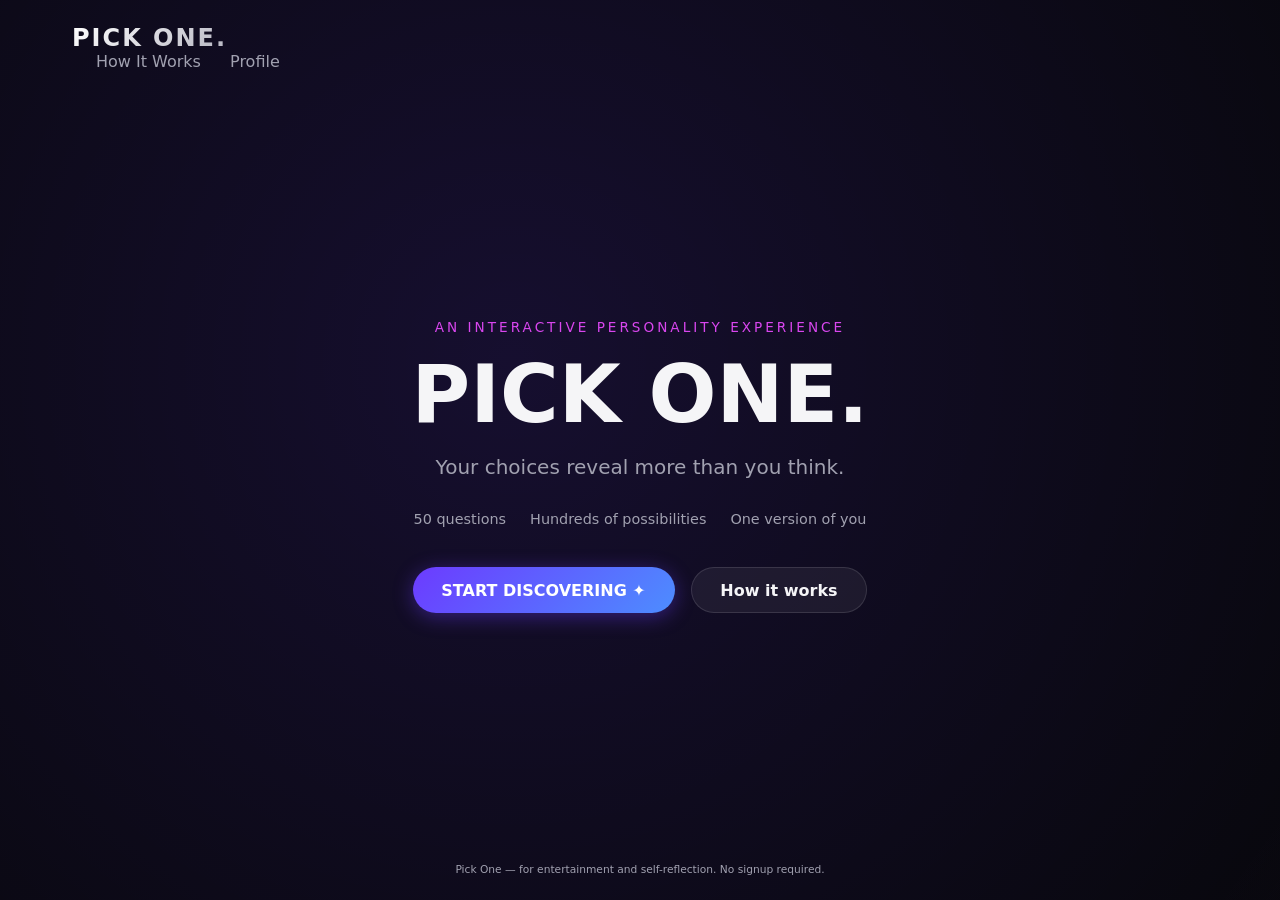
<file: index.html>
<!doctype html>
<html lang="en">
<head>
  <meta charset="utf-8" />
  <meta name="viewport" content="width=device-width,initial-scale=1" />
  <title>PICK ONE — Your choices reveal more than you think</title>
  <link rel="stylesheet" href="css/global.css" />
  <link rel="stylesheet" href="css/home.css" />
</head>
<body class="bg">
  <header class="site-header">
    <div class="brand">
      <h1 class="logo">PICK ONE.</h1>
      <nav class="top-nav" aria-label="Main navigation">
        <a href="how-it-works.html">How It Works</a>
        <a href="profile.html">Profile</a>
      </nav>
    </div>
  </header>

  <main class="hero" role="main">
    <div class="hero-inner">
      <p class="eyebrow">AN INTERACTIVE PERSONALITY EXPERIENCE</p>
      <h2 class="hero-title">PICK ONE.</h2>
      <p class="tagline">Your choices reveal more than you think.</p>

      <ul class="meta">
        <li>50 questions</li>
        <li>Hundreds of possibilities</li>
        <li>One version of you</li>
      </ul>

      <div class="cta-row">
        <a class="btn primary" href="modes.html" id="startBtn">START DISCOVERING ✦</a>
        <a class="btn ghost" href="how-it-works.html">How it works</a>
      </div>

      
    </div>
  </main>

  <footer class="site-footer">
    <small>Pick One — for entertainment and self-reflection. No signup required.</small>
  </footer>

  <script src="js/game.js" defer></script>
</body>
</html>
</file>
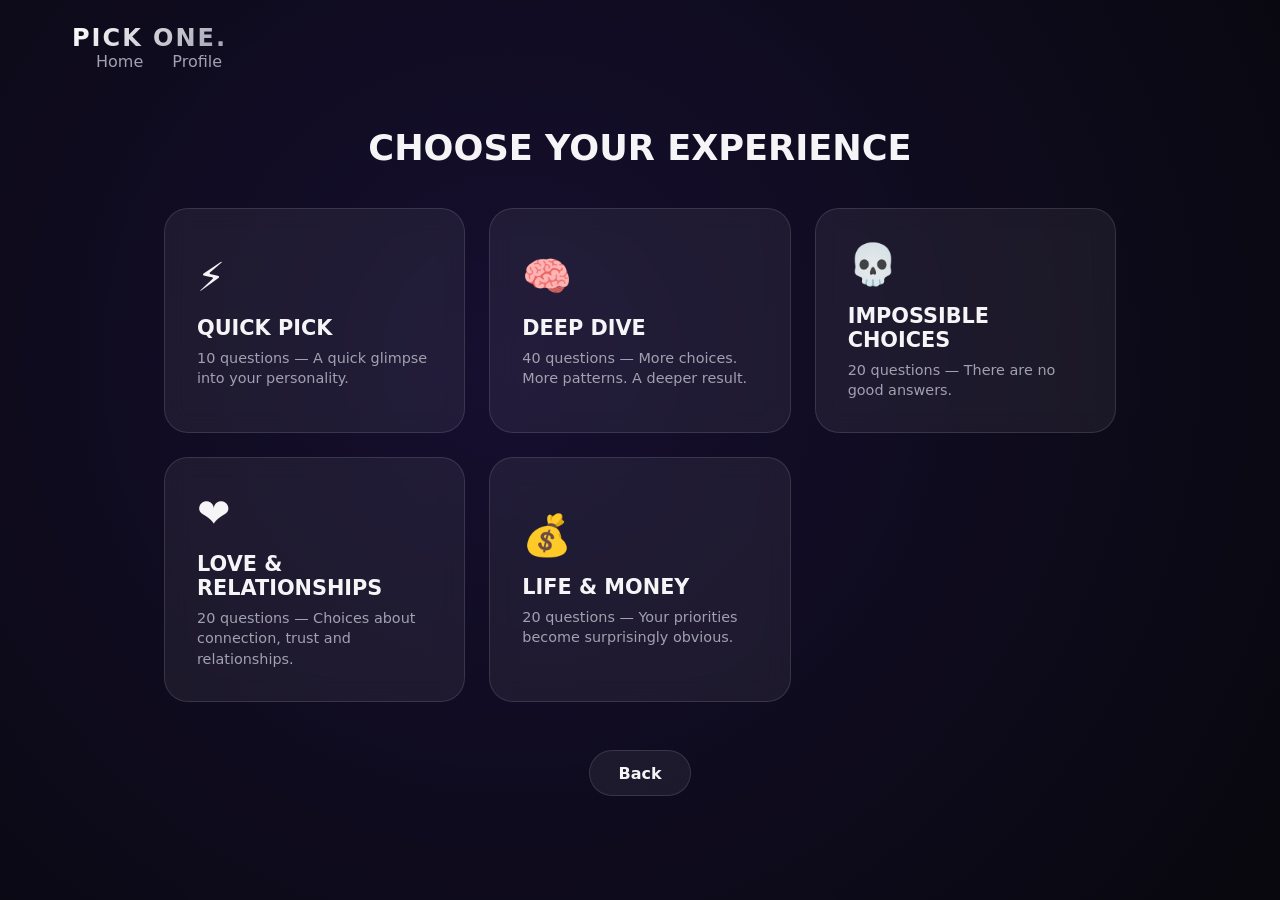
<file: game.html>
<!doctype html>
<html lang="en">
<head>
  <meta charset="utf-8" />
  <meta name="viewport" content="width=device-width,initial-scale=1" />
  <title>Game — PICK ONE</title>
  <link rel="stylesheet" href="css/global.css" />
  <link rel="stylesheet" href="css/game.css" />
</head>
<body class="bg">
  <header class="game-header">
    <div class="left">
      <button id="backBtn" class="icon-btn" aria-label="Back">← Back</button>
    </div>
    <div class="center">
      <h1>PICK ONE</h1>
    </div>
    <div class="right">
      <button id="exitBtn" class="icon-btn" aria-label="Exit">Exit</button>
    </div>
  </header>

  <main class="game" role="main" aria-live="polite">
    <div class="progress-row">
      <div id="progressText">00 / 00</div>
      <div class="progress-bar" aria-hidden="true">
        <div id="progressFill" class="progress-fill"></div>
      </div>
    </div>

    <section class="question-area">
      <h2 id="microcopy">Choose carefully.</h2>
      <h3 id="questionText" class="question">Loading…</h3>

      <div class="options" id="options">
        <!-- Option cards inserted by JS -->
      </div>

      
    </section>
  </main>

  <div id="analysisOverlay" class="overlay hidden" role="dialog" aria-modal="true">
    <div class="overlay-inner">
      <h2>ANALYZING YOUR CHOICES...</h2>
      <div id="analysisSteps" class="analysis-steps">
        <p>Looking for patterns...</p>
        <p>Comparing your decisions...</p>
        <p>Mapping your preferences...</p>
        <p>Almost there...</p>
      </div>
      <!-- <div class="overlay-actions">
        <button id="skipAnalysis" class="btn ghost">Skip</button>
      </div> -->
    </div>
  </div>

  <script src="js/questions.js" defer></script>
  <script src="js/personality.js" defer></script>
  <script src="js/game.js" defer></script>
</body>
</html>
</file>
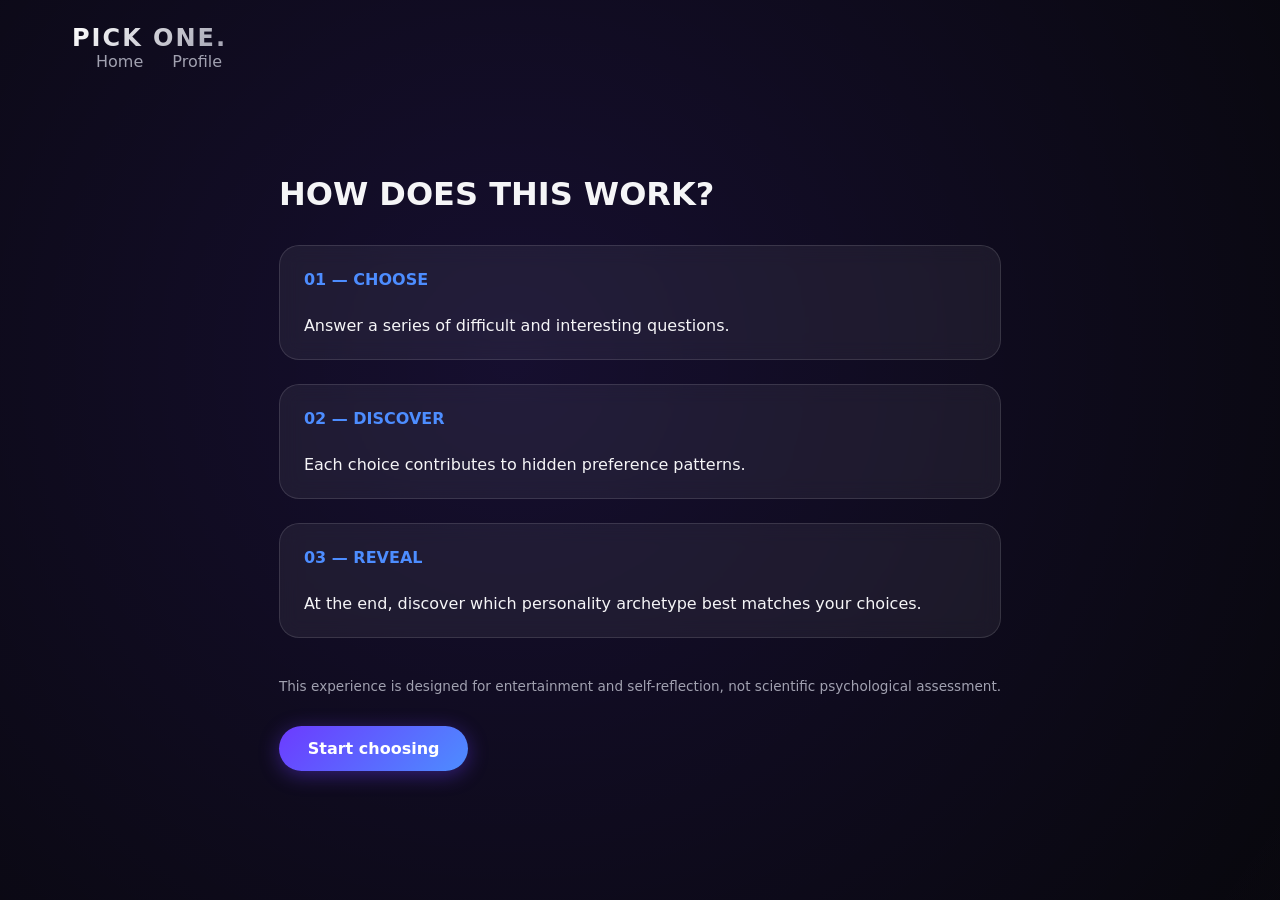
<file: how-it-works.html>
<!doctype html>
<html lang="en">
<head>
  <meta charset="utf-8" />
  <meta name="viewport" content="width=device-width,initial-scale=1" />
  <title>How it works — PICK ONE</title>
  <link rel="stylesheet" href="css/global.css" />
  <link rel="stylesheet" href="css/home.css" />
</head>
<body class="bg">
  <header class="site-header">
    <div class="brand">
      <h1 class="logo">PICK ONE.</h1>
      <nav class="top-nav" aria-label="Main navigation">
        <a href="index.html">Home</a>
        <a href="profile.html">Profile</a>
      </nav>
    </div>
  </header>

  <main class="how" role="main">
    <h2>HOW DOES THIS WORK?</h2>

    <ol class="how-steps">
      <li><strong>01 — CHOOSE</strong><br/>Answer a series of difficult and interesting questions.</li>
      <li><strong>02 — DISCOVER</strong><br/>Each choice contributes to hidden preference patterns.</li>
      <li><strong>03 — REVEAL</strong><br/>At the end, discover which personality archetype best matches your choices.</li>
    </ol>

    <p class="note">This experience is designed for entertainment and self-reflection, not scientific psychological assessment.</p>

    <a class="btn primary" href="modes.html">Start choosing</a>
  </main>

  <script src="js/game.js" defer></script>
</body>
</html>
</file>
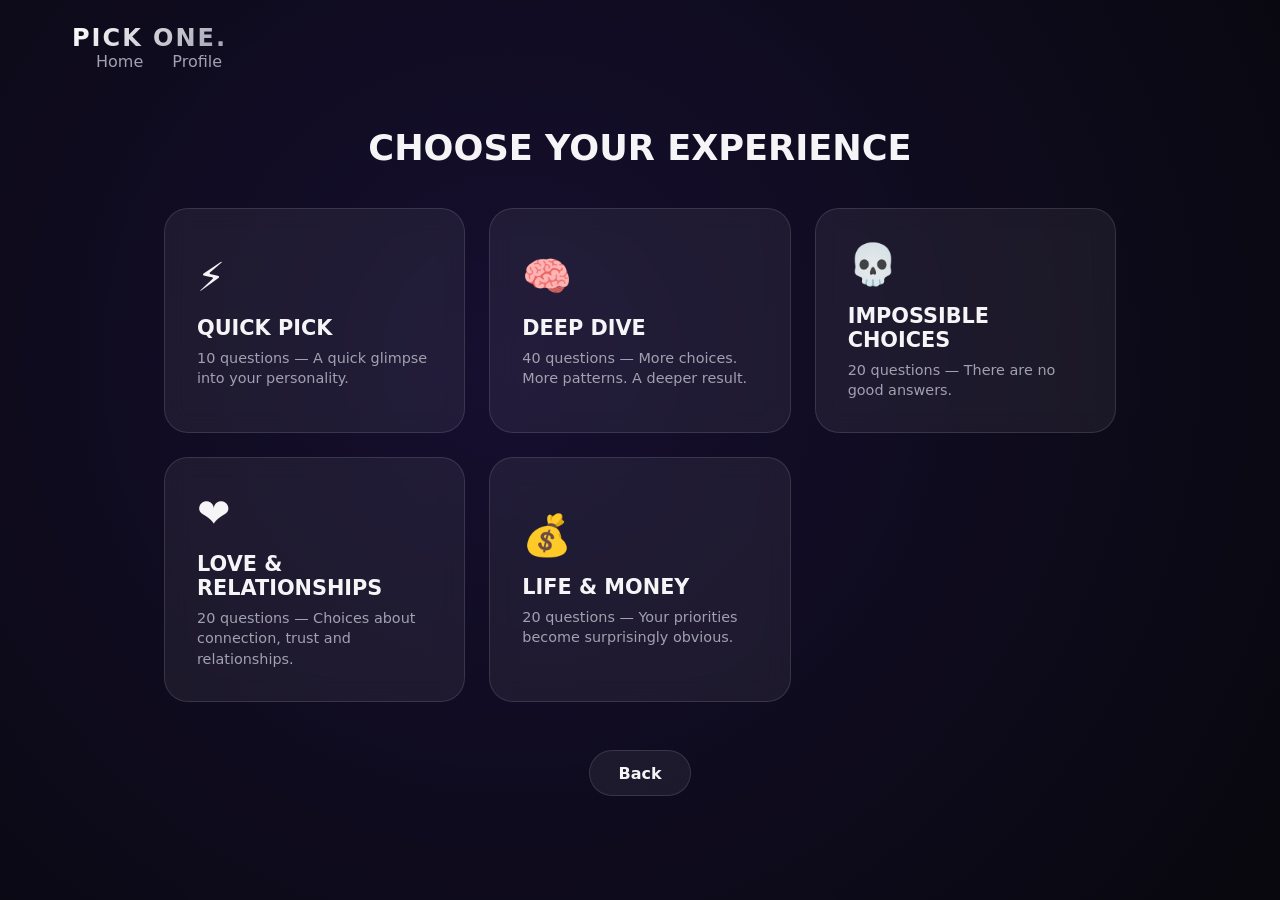
<file: modes.html>
<!doctype html>
<html lang="en">
<head>
  <meta charset="utf-8" />
  <meta name="viewport" content="width=device-width,initial-scale=1" />
  <title>Choose your experience — PICK ONE</title>
  <link rel="stylesheet" href="css/global.css" />
  <link rel="stylesheet" href="css/modes.css" />
</head>
<body class="bg">
  <header class="site-header">
    <div class="brand">
      <h1 class="logo">PICK ONE.</h1>
      <nav class="top-nav" aria-label="Main navigation">
        <a href="index.html">Home</a>
        <a href="profile.html">Profile</a>
      </nav>
    </div>
  </header>

  <main class="modes" role="main">
    <h2>CHOOSE YOUR EXPERIENCE</h2>

    <div class="modes-grid" role="list">
      <button class="mode-card" data-mode="quick" aria-label="Quick Pick — 10 questions">
        <div class="mode-icon">⚡</div>
        <h3>QUICK PICK</h3>
        <p>10 questions — A quick glimpse into your personality.</p>
      </button>

      <button class="mode-card" data-mode="deep" aria-label="Deep Dive — 40 questions">
        <div class="mode-icon">🧠</div>
        <h3>DEEP DIVE</h3>
        <p>40 questions — More choices. More patterns. A deeper result.</p>
      </button>

      <button class="mode-card" data-mode="impossible" aria-label="Impossible Choices — 20 questions">
        <div class="mode-icon">💀</div>
        <h3>IMPOSSIBLE CHOICES</h3>
        <p>20 questions — There are no good answers.</p>
      </button>

      <button class="mode-card" data-mode="love" aria-label="Love & Relationships — 20 questions">
        <div class="mode-icon">❤️</div>
        <h3>LOVE & RELATIONSHIPS</h3>
        <p>20 questions — Choices about connection, trust and relationships.</p>
      </button>

      <button class="mode-card" data-mode="life" aria-label="Life & Money — 20 questions">
        <div class="mode-icon">💰</div>
        <h3>LIFE & MONEY</h3>
        <p>20 questions — Your priorities become surprisingly obvious.</p>
      </button>
    </div>

    <div class="modes-footer">
      <a class="btn ghost" href="index.html">Back</a>
    </div>
  </main>

  <script src="js/questions.js" defer></script>
  <script src="js/game.js" defer></script>
</body>
</html>
</file>
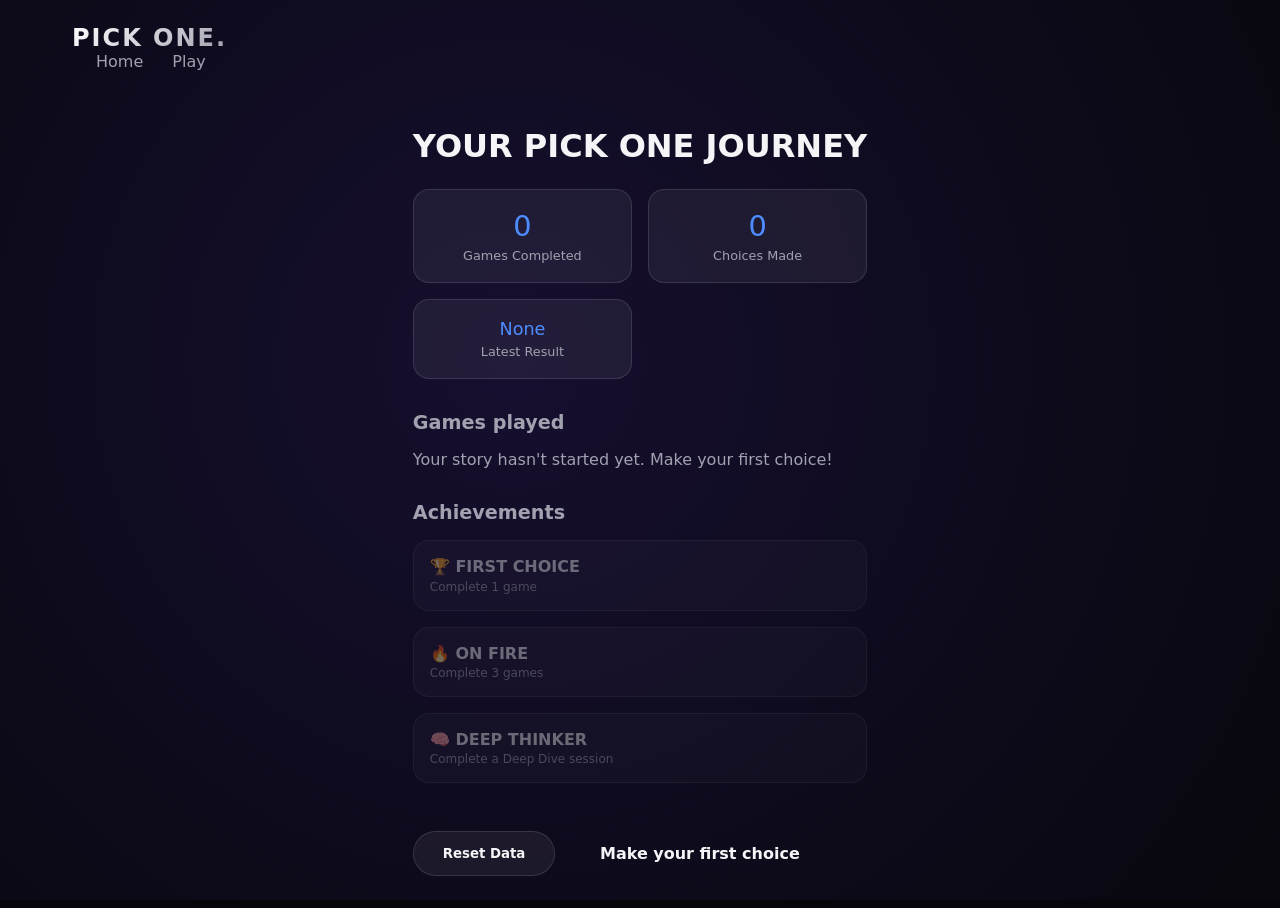
<file: profile.html>
<!doctype html>
<html lang="en">
<head>
  <meta charset="utf-8" />
  <meta name="viewport" content="width=device-width,initial-scale=1" />
  <title>Profile — PICK ONE</title>
  <link rel="stylesheet" href="css/global.css" />
  <link rel="stylesheet" href="css/profile.css" />
</head>
<body class="bg">
  <header class="site-header">
    <div class="brand">
      <h1 class="logo">PICK ONE.</h1>
      <nav class="top-nav" aria-label="Main navigation">
        <a href="index.html">Home</a>
        <a href="modes.html">Play</a>
      </nav>
    </div>
  </header>

  <main class="profile" role="main">
    <h2>YOUR PICK ONE JOURNEY</h2>
    <div id="profileSummary" class="profile-summary"></div>

    <h3>Games played</h3>
    <div id="historyList" class="history-list"></div>

    <h3>Achievements</h3>
    <div id="achievements" class="achievements"></div>

    <div class="profile-actions">
      <button id="resetData" class="btn ghost">Reset Data</button>
      <a class="btn" href="modes.html">Make your first choice</a>
    </div>
  </main>

  <script src="js/profile.js" defer></script>
</body>
</html>
</file>
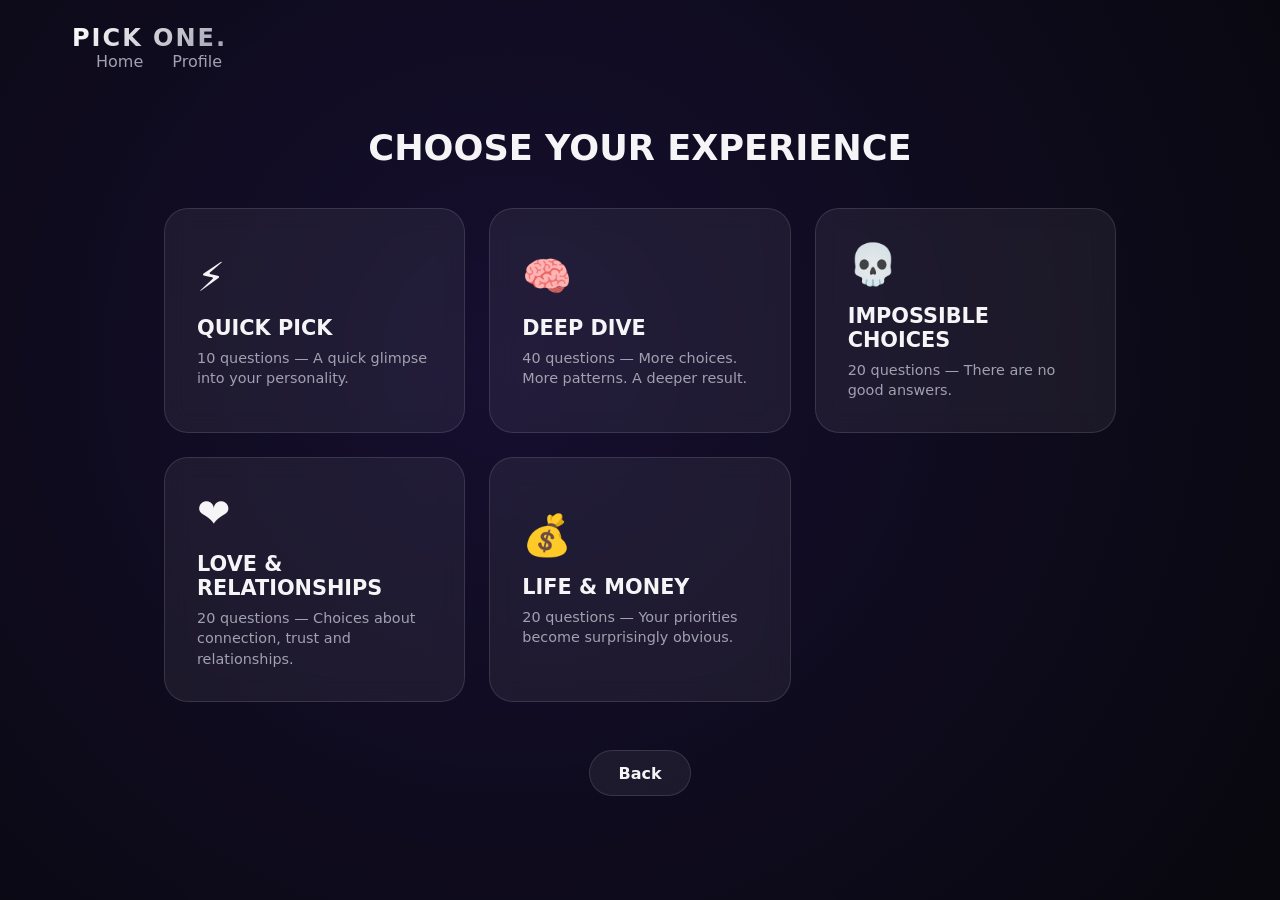
<file: result.html>
<!doctype html>
<html lang="en">
<head>
  <meta charset="utf-8" />
  <meta name="viewport" content="width=device-width,initial-scale=1" />
  <title>Result — PICK ONE</title>
  <link rel="stylesheet" href="css/global.css" />
  <link rel="stylesheet" href="css/result.css" />
</head>
<body class="bg">
  <header class="site-header">
    <div class="brand">
      <h1 class="logo">PICK ONE.</h1>
      <nav class="top-nav" aria-label="Main navigation">
        <a href="index.html">Home</a>
        <a href="profile.html">Profile</a>
      </nav>
    </div>
  </header>

  <main class="result" role="main">
    <section class="reveal">
      <h2>YOUR RESULT</h2>
      <h1 id="resultTitle">THE EXPLORER 🧭</h1>
      <div id="resultArtwork" class="artwork"></div>
      <p id="resultSummary" class="summary"></p>
    </section>

    <section class="traits">
      <h3>Your traits</h3>
      <div id="traitBars" class="trait-bars"></div>
    </section>

    <section class="insights">
      <h3>YOUR MOST INTERESTING CHOICE</h3>
      <div id="interestingChoice" class="choice-card"></div>

      <h3>STRENGTHS</h3>
      <ul id="strengthsList" class="strengths"></ul>

      <h3>THINGS TO WATCH</h3>
      <ul id="watchList" class="watch-list"></ul>
    </section>

    <div class="result-actions">
      <button id="shareBtn" class="btn primary">SHARE RESULT</button>
      <a class="btn ghost" href="modes.html">PLAY AGAIN</a>
      <a class="btn" href="profile.html">VIEW PROFILE</a>
    </div>

    <p class="disclaimer">Pick One is designed for entertainment and self-reflection. It is not a scientific psychological assessment or diagnosis.</p>
  </main>

  <script src="js/personality.js" defer></script>
  <script src="js/result.js" defer></script>
  <script src="js/profile.js" defer></script>
</body>
</html>
</file>
<file: css/global.css>
:root {
  --bg-color: #07070B;
  --bg-secondary: #0D0B16;
  --purple: #6C3BFF;
  --electric-blue: #4D8DFF;
  --pink: #D946EF;
  --text-white: #F5F5F7;
  --text-muted: #A1A1B0;
  --glass: rgba(255, 255, 255, 0.06);
  --glass-border: rgba(255, 255, 255, 0.12);
  --success: #65E572;
  --warning: #FFC857;
  --font-heading: 'Space Grotesk', system-ui, -apple-system, sans-serif;
  --font-body: 'Inter', system-ui, -apple-system, sans-serif;
}

* {
  box-sizing: border-box;
  margin: 0;
  padding: 0;
}

@keyframes slowDrift {
  0% { background-position: 0% 0%; }
  50% { background-position: 100% 100%; }
  100% { background-position: 0% 0%; }
}

body.bg {
  /* Keep your existing properties */
  background-color: var(--bg-color);
  color: var(--text-white);
  font-family: var(--font-body);
  min-height: 100vh;
  display: flex;
  flex-direction: column;
  position: relative;
  overflow-x: hidden;
  background-image: 
    radial-gradient(circle at 20% 20%, rgba(108, 59, 255, 0.15) 0%, transparent 40%),
    radial-gradient(circle at 80% 80%, rgba(217, 70, 239, 0.12) 0%, transparent 40%);
  background-attachment: fixed;
  
  /* ADD THESE TWO LINES: */
  background-size: 200% 200%;
  animation: slowDrift 20s ease-in-out infinite;
}

a {
  color: inherit;
  text-decoration: none;
}

button {
  font-family: inherit;
  cursor: pointer;
  border: none;
  background: none;
}

.site-header, .game-header {
  display: flex;
  justify-content: space-between;
  align-items: center;
  padding: 1.5rem 2rem;
  width: 100%;
  max-width: 1200px;
  margin: 0 auto;
}

.logo, .game-header h1 {
  font-family: var(--font-heading);
  font-size: 1.5rem;
  letter-spacing: 2px;
  background: linear-gradient(135deg, #fff, var(--text-muted));
  -webkit-background-clip: text;
  -webkit-text-fill-color: transparent;
}

.top-nav a {
  margin-left: 1.5rem;
  color: var(--text-muted);
  transition: color 0.3s;
}

.top-nav a:hover {
  color: var(--text-white);
}

.btn {
  display: inline-flex;
  align-items: center;
  justify-content: center;
  padding: 0.8rem 1.8rem;
  border-radius: 28px;
  font-weight: 600;
  min-height: 44px;
  transition: all 0.3s cubic-bezier(0.16, 1, 0.3, 1);
}

.btn.primary {
  background: linear-gradient(135deg, var(--purple), var(--electric-blue));
  color: #fff;
  box-shadow: 0 4px 20px rgba(108, 59, 255, 0.4);
}

.btn.primary:hover {
  transform: translateY(-2px) scale(1.02);
  box-shadow: 0 6px 28px rgba(108, 59, 255, 0.6);
}

.btn.ghost {
  background: var(--glass);
  border: 1px solid var(--glass-border);
  color: var(--text-white);
}

.btn.ghost:hover {
  background: rgba(255, 255, 255, 0.1);
  border-color: rgba(255, 255, 255, 0.25);
}

.icon-btn {
  padding: 0.5rem 1rem;
  color: var(--text-muted);
  border: 1px solid var(--glass-border);
  border-radius: 20px;
  background: var(--glass);
  transition: 0.3s;
}

.icon-btn:hover {
  color: var(--text-white);
  border-color: var(--text-white);
}

@media (prefers-reduced-motion: reduce) {
  *, ::before, ::after {
    animation-duration: 0.01ms !important;
    transition-duration: 0.01ms !important;
  }
}


@keyframes fadeUp {
  from { opacity: 0; transform: translateY(15px); }
  to { opacity: 1; transform: translateY(0); }
}

main {
  animation: fadeUp 0.6s cubic-bezier(0.16, 1, 0.3, 1) forwards;
}
</file>
<file: css/home.css>
.hero {
  flex: 1;
  display: flex;
  align-items: center;
  justify-content: center;
  text-align: center;
  padding: 2rem;
}

.hero-inner {
  max-width: 700px;
}

.eyebrow {
  letter-spacing: 3px;
  font-size: 0.85rem;
  color: var(--pink);
  margin-bottom: 1rem;
}

.hero-title {
  font-family: var(--font-heading);
  font-size: clamp(3rem, 8vw, 5rem);
  font-weight: 800;
  line-height: 1.1;
  margin-bottom: 1rem;
}

.tagline {
  font-size: 1.25rem;
  color: var(--text-muted);
  margin-bottom: 2rem;
}

.meta {
  list-style: none;
  display: flex;
  justify-content: center;
  gap: 1.5rem;
  color: var(--text-muted);
  font-size: 0.9rem;
  margin-bottom: 2.5rem;
}

.cta-row {
  display: flex;
  gap: 1rem;
  justify-content: center;
}

.scroll-indicator {
  margin-top: 3rem;
  font-size: 0.8rem;
  color: var(--text-muted);
  opacity: 0.6;
}

.site-footer {
  text-align: center;
  padding: 1.5rem;
  color: var(--text-muted);
  font-size: 0.8rem;
}

.how {
  max-width: 800px;
  margin: 3rem auto;
  padding: 2rem;
}

.how h2 {
  font-family: var(--font-heading);
  font-size: 2rem;
  margin-bottom: 2rem;
}

.how-steps {
  list-style: none;
  display: grid;
  gap: 1.5rem;
  margin-bottom: 2.5rem;
}

.how-steps li {
  background: var(--glass);
  border: 1px solid var(--glass-border);
  padding: 1.5rem;
  border-radius: 20px;
  backdrop-filter: blur(10px);
}

.how-steps strong {
  color: var(--electric-blue);
  display: block;
  margin-bottom: 0.5rem;
}

.note {
  color: var(--text-muted);
  font-size: 0.85rem;
  margin-bottom: 2rem;
}
</file>
<file: css/game.css>
.game {
  max-width: 900px;
  margin: 2rem auto;
  padding: 0 1.5rem;
  text-align: center;
}

.progress-row {
  display: flex;
  align-items: center;
  gap: 1.5rem;
  margin-bottom: 3rem;
}

#progressText {
  font-family: var(--font-heading);
  font-weight: 600;
  color: var(--text-muted);
}

.progress-bar {
  flex: 1;
  height: 8px;
  background: var(--glass);
  border-radius: 4px;
  overflow: hidden;
}

.progress-fill {
  height: 100%;
  width: 0%;
  background: linear-gradient(90deg, var(--purple), var(--electric-blue));
  transition: width 0.4s ease-out;
}

.question-area {
  margin-top: 2rem;
}

#microcopy {
  color: var(--pink);
  font-size: 0.85rem;
  letter-spacing: 3px;
  margin-bottom: 1rem;
  text-transform: uppercase;
}

#questionText {
  font-family: var(--font-heading);
  font-size: clamp(1.8rem, 4vw, 2.5rem);
  margin-bottom: 3rem;
  line-height: 1.3;
}

.options-grid {
  display: grid;
  grid-template-columns: repeat(auto-fit, minmax(280px, 1fr));
  gap: 1.5rem;
}

/* Matching the glass UI of your mode-cards */
.option-card {
  background: var(--glass);
  border: 1px solid var(--glass-border);
  border-radius: 24px;
  padding: 2.5rem 1.5rem;
  text-align: center;
  cursor: pointer;
  transition: all 0.3s cubic-bezier(0.16, 1, 0.3, 1);
  backdrop-filter: blur(12px);
}

.option-card:hover {
  transform: translateY(-4px);
  border-color: var(--electric-blue);
  box-shadow: 0 10px 30px rgba(77, 141, 255, 0.15);
}

/* Click feedback state */
.option-card.selected {
  background: rgba(108, 59, 255, 0.2);
  border-color: var(--purple);
  transform: scale(0.98);
}

.option-icon {
  font-size: 3.5rem;
  margin-bottom: 1rem;
}

.option-card h4 {
  font-family: var(--font-heading);
  font-size: 1.3rem;
  margin-bottom: 0.5rem;
  color: var(--text-white);
}

.option-card p {
  color: var(--text-muted);
  font-size: 0.95rem;
  line-height: 1.5;
}
</file>
<file: css/modes.css>
.modes {
  max-width: 1000px;
  margin: 2rem auto;
  padding: 0 1.5rem;
  width: 100%;
}

.modes h2 {
  font-family: var(--font-heading);
  font-size: 2.2rem;
  text-align: center;
  margin-bottom: 2.5rem;
}

.modes-grid {
  display: grid;
  grid-template-columns: repeat(auto-fit, minmax(280px, 1fr));
  gap: 1.5rem;
}

.mode-card {
  background: var(--glass);
  border: 1px solid var(--glass-border);
  border-radius: 24px;
  padding: 2rem;
  text-align: left;
  color: var(--text-white);
  backdrop-filter: blur(12px);
  transition: transform 0.3s cubic-bezier(0.16, 1, 0.3, 1), border-color 0.3s, box-shadow 0.3s;
}

.mode-card:hover {
  transform: translateY(-4px);
  border-color: rgba(108, 59, 255, 0.5);
  box-shadow: 0 10px 30px rgba(108, 59, 255, 0.25);
}

.mode-icon {
  font-size: 2.5rem;
  margin-bottom: 1rem;
}

.mode-card h3 {
  font-family: var(--font-heading);
  font-size: 1.3rem;
  margin-bottom: 0.5rem;
}

.mode-card p {
  color: var(--text-muted);
  font-size: 0.9rem;
  line-height: 1.4;
}

.modes-footer {
  margin-top: 3rem;
  text-align: center;
}
</file>
<file: css/profile.css>
.profile {
  max-width: 800px;
  margin: 2rem auto;
  padding: 0 1.5rem;
}

.profile h2 {
  font-family: var(--font-heading);
  font-size: 2rem;
  margin-bottom: 1.5rem;
}

.profile h3 {
  font-family: var(--font-heading);
  font-size: 1.2rem;
  margin: 2rem 0 1rem 0;
  color: var(--text-muted);
}

.profile-summary {
  display: grid;
  grid-template-columns: repeat(auto-fit, minmax(180px, 1fr));
  gap: 1rem;
  margin-bottom: 2rem;
}

.stat-card {
  background: var(--glass);
  border: 1px solid var(--glass-border);
  padding: 1.2rem;
  border-radius: 16px;
  text-align: center;
}

.stat-value {
  font-family: var(--font-heading);
  font-size: 1.8rem;
  color: var(--electric-blue);
  margin-bottom: 0.3rem;
}

.stat-label {
  font-size: 0.8rem;
  color: var(--text-muted);
}

.history-list {
  display: grid;
  gap: 1rem;
}

.history-item {
  background: var(--glass);
  border: 1px solid var(--glass-border);
  padding: 1rem 1.5rem;
  border-radius: 16px;
  display: flex;
  justify-content: space-between;
  align-items: center;
}

.achievements {
  display: grid;
  grid-template-columns: repeat(auto-fit, minmax(220px, 1fr));
  gap: 1rem;
}

.badge {
  background: var(--glass);
  border: 1px solid var(--glass-border);
  padding: 1rem;
  border-radius: 16px;
  opacity: 0.4;
  transition: opacity 0.3s;
}

.badge.unlocked {
  opacity: 1;
  border-color: var(--pink);
}

.badge-title {
  font-weight: 600;
  margin-bottom: 0.2rem;
}

.badge-desc {
  font-size: 0.75rem;
  color: var(--text-muted);
}

.profile-actions {
  margin-top: 3rem;
  display: flex;
  gap: 1rem;
}
</file>
<file: css/result.css>
.result {
  max-width: 800px;
  margin: 2rem auto;
  padding: 0 1.5rem;
}

.reveal {
  text-align: center;
  margin-bottom: 3rem;
}

.reveal h2 {
  letter-spacing: 2px;
  font-size: 0.9rem;
  color: var(--pink);
  margin-bottom: 0.5rem;
}

#resultTitle {
  font-family: var(--font-heading);
  font-size: 3rem;
  margin-bottom: 1.5rem;
}

.artwork {
  height: 180px;
  width: 180px;
  margin: 0 auto 1.5rem auto;
  border-radius: 50%;
  background: linear-gradient(135deg, var(--purple), var(--pink));
  box-shadow: 0 0 50px rgba(108, 59, 255, 0.4);
}

.summary {
  font-size: 1.1rem;
  color: var(--text-white);
  line-height: 1.6;
}

.traits, .insights {
  margin-bottom: 3rem;
}

.traits h3, .insights h3 {
  font-family: var(--font-heading);
  font-size: 1.2rem;
  margin-bottom: 1.2rem;
  color: var(--text-muted);
}

.trait-row {
  margin-bottom: 1rem;
}

.trait-label {
  display: flex;
  justify-content: space-between;
  font-size: 0.9rem;
  margin-bottom: 0.3rem;
}

.trait-track {
  height: 8px;
  background: var(--glass);
  border-radius: 4px;
  overflow: hidden;
}

.trait-fill {
  height: 100%;
  width: 0%;
  background: linear-gradient(90deg, var(--electric-blue), var(--pink));
  transition: width 1s ease-out;
}

.choice-card {
  background: var(--glass);
  border: 1px solid var(--glass-border);
  border-radius: 16px;
  padding: 1.2rem;
  margin-bottom: 2rem;
  font-size: 0.95rem;
  line-height: 1.5;
}

.strengths, .watch-list {
  list-style: none;
  display: grid;
  gap: 0.8rem;
  margin-bottom: 2rem;
}

.strengths li, .watch-list li {
  background: var(--glass);
  border: 1px solid var(--glass-border);
  padding: 0.8rem 1.2rem;
  border-radius: 12px;
  font-size: 0.9rem;
}

.result-actions {
  display: flex;
  gap: 1rem;
  justify-content: center;
  flex-wrap: wrap;
  margin-bottom: 2rem;
}

.disclaimer {
  text-align: center;
  font-size: 0.75rem;
  color: var(--text-muted);
}
</file>
